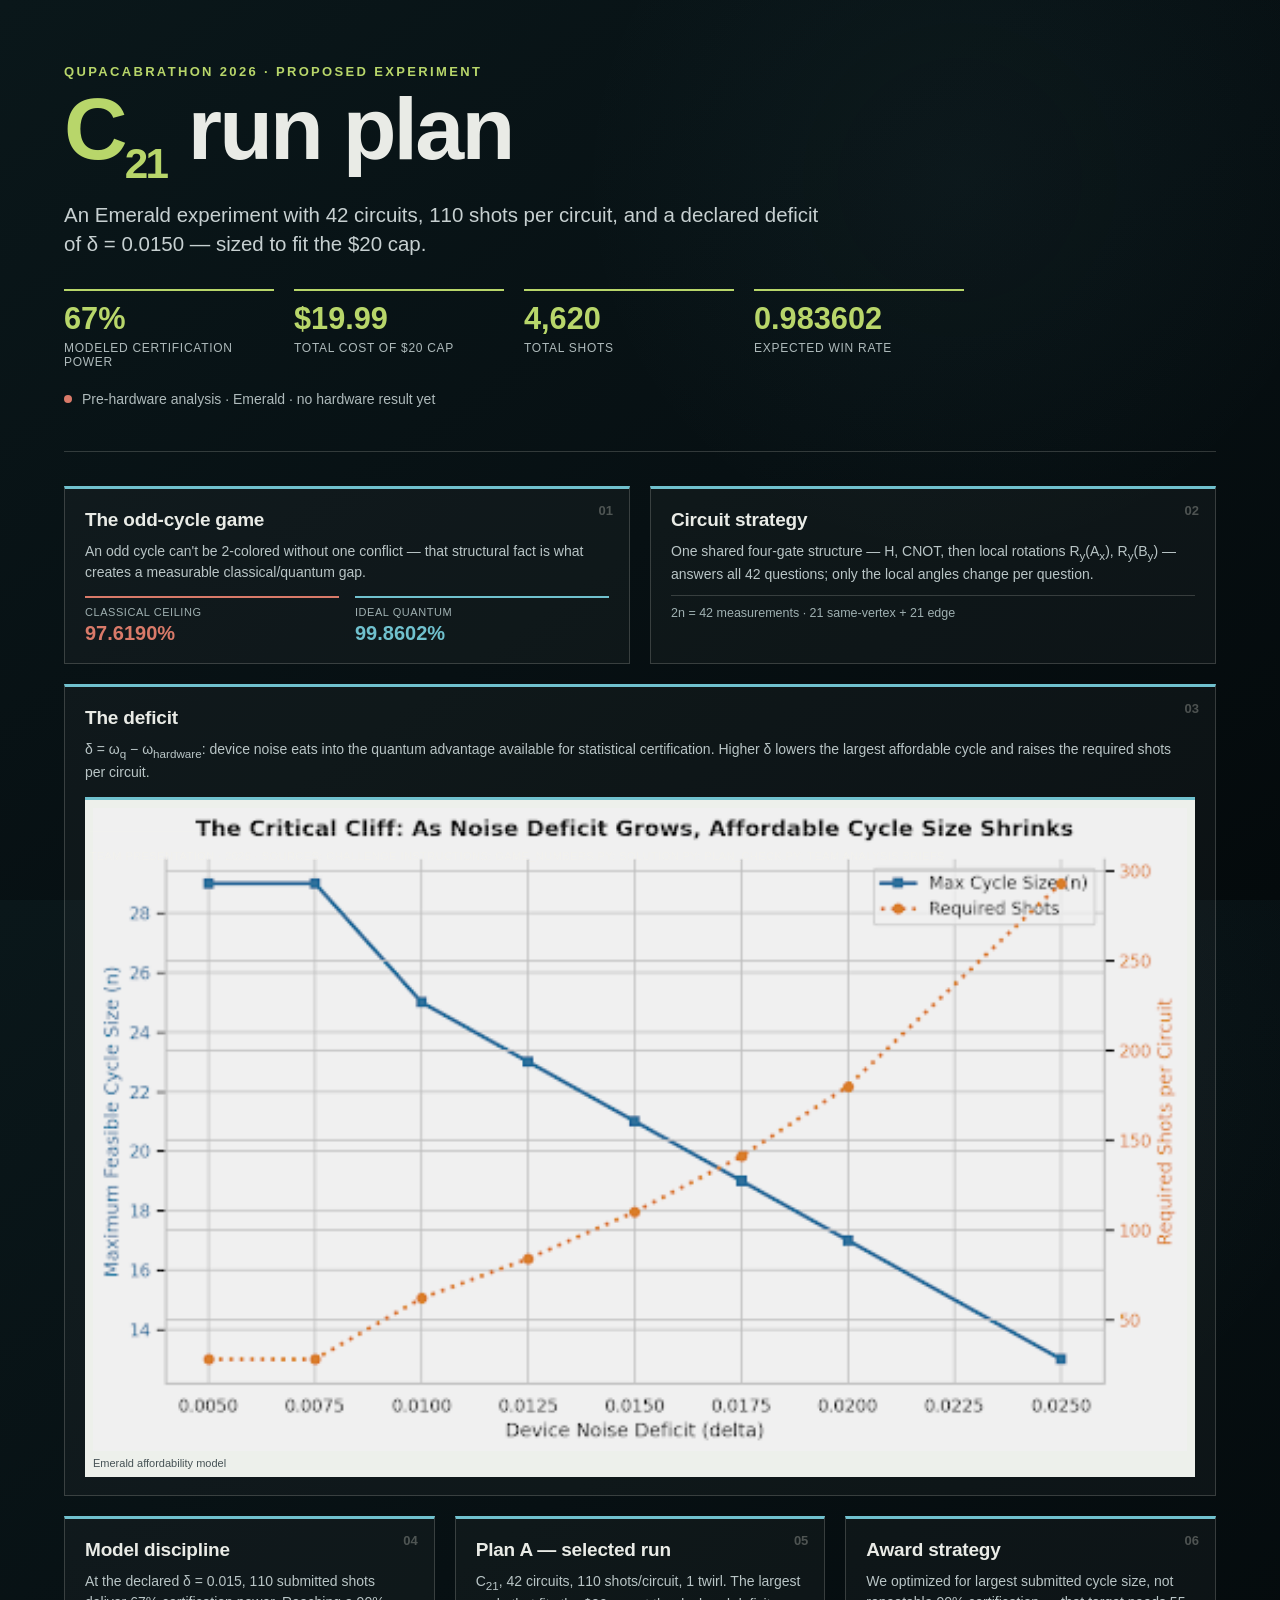
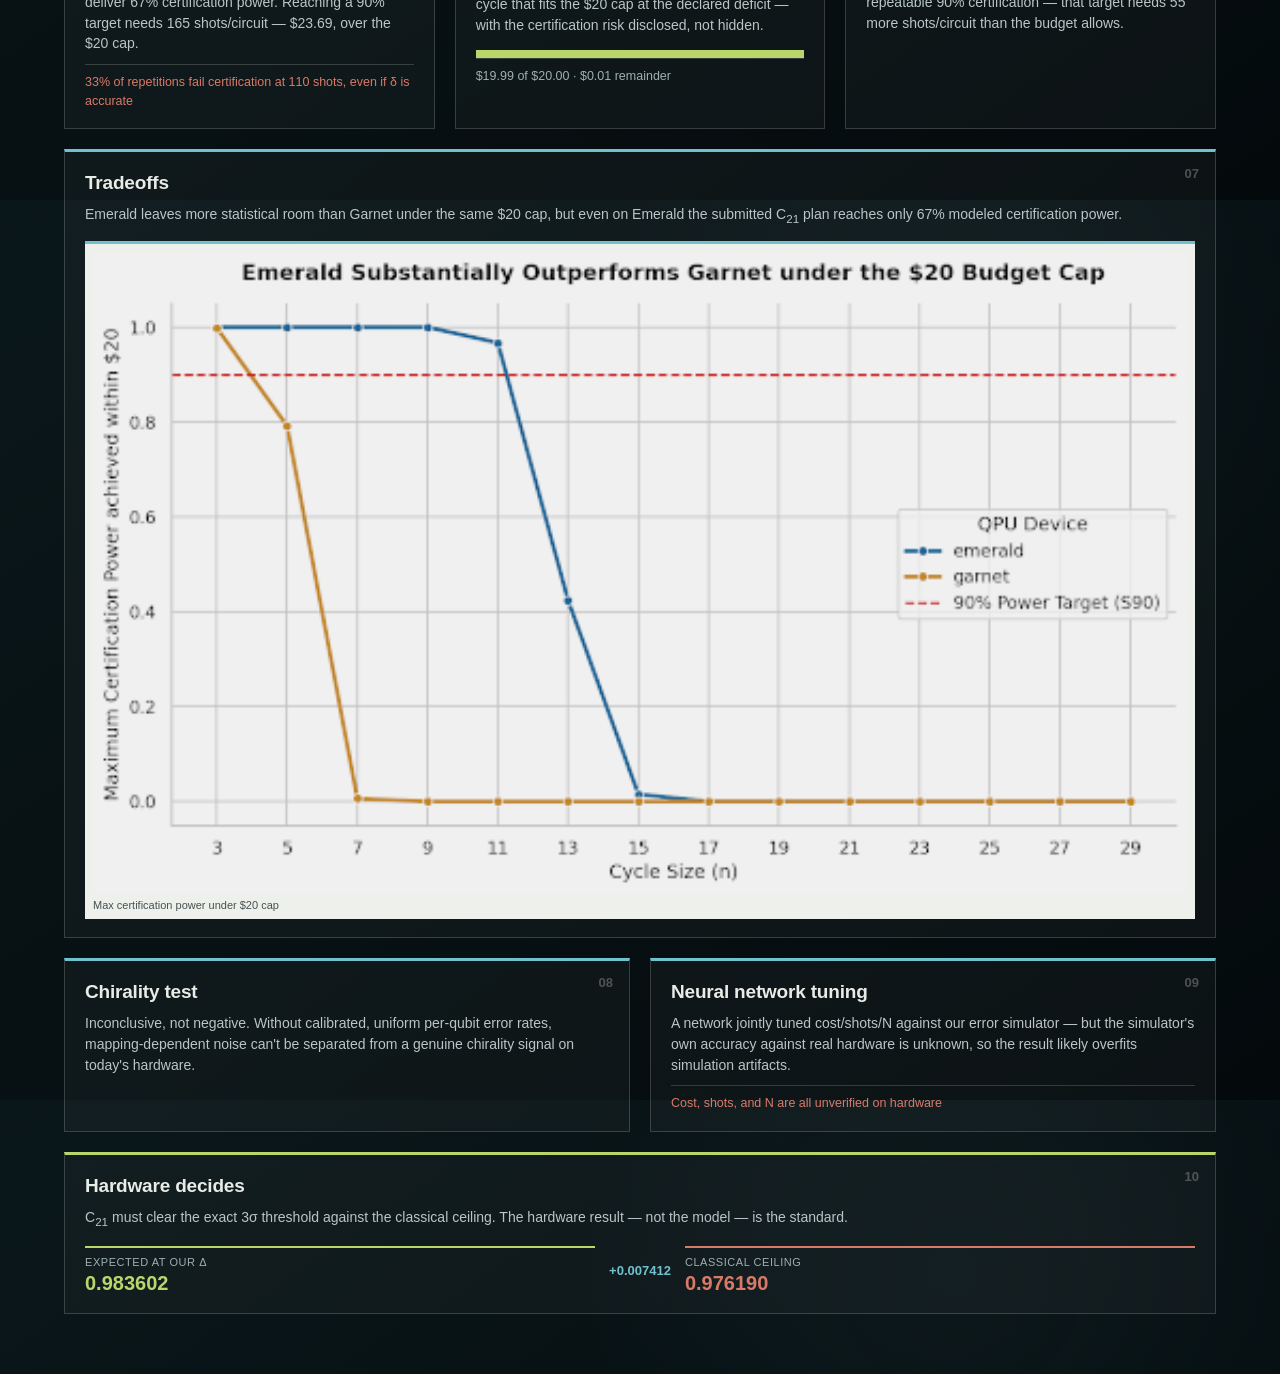
<file: presentation/index.html>
<!doctype html>
<html lang="en">
<head>
  <meta charset="utf-8">
  <meta name="viewport" content="width=device-width, initial-scale=1">
  <meta name="description" content="Qupacabrathon 2026 Plan A: a proposed C21 odd-cycle certification experiment on IQM Emerald — one-page summary.">
  <title>C₂₁ run plan — Qupacabrathon 2026</title>
  <link rel="stylesheet" href="styles.css">
</head>
<body class="onepager">
  <main class="brief">

    <header class="brief-hero">
      <div class="eyebrow">Qupacabrathon 2026 · Proposed experiment</div>
      <h1><em>C<sub>21</sub></em> run plan</h1>
      <p class="lede">An Emerald experiment with 42 circuits, 110 shots per circuit, and a declared deficit of δ = 0.0150 — sized to fit the $20 cap.</p>
      <div class="hero-stats">
        <div><strong>67%</strong><span>modeled certification power</span></div>
        <div><strong>$19.99</strong><span>total cost of $20 cap</span></div>
        <div><strong>4,620</strong><span>total shots</span></div>
        <div><strong>0.983602</strong><span>expected win rate</span></div>
      </div>
      <p class="status-line"><span></span>Pre-hardware analysis · Emerald · no hardware result yet</p>
    </header>

    <section class="brief-grid">

      <article class="card">
        <div class="card-num">01</div>
        <h3>The odd-cycle game</h3>
        <p>An odd cycle can't be 2-colored without one conflict — that structural fact is what creates a measurable classical/quantum gap.</p>
        <div class="mini-bounds">
          <div class="mini-bound coral"><span>Classical ceiling</span><b>97.6190%</b></div>
          <div class="mini-bound cyan"><span>Ideal quantum</span><b>99.8602%</b></div>
        </div>
      </article>

      <article class="card">
        <div class="card-num">02</div>
        <h3>Circuit strategy</h3>
        <p>One shared four-gate structure — H, CNOT, then local rotations R<sub>y</sub>(A<sub>x</sub>), R<sub>y</sub>(B<sub>y</sub>) — answers all 42 questions; only the local angles change per question.</p>
        <p class="card-fact">2n = 42 measurements · 21 same-vertex + 21 edge</p>
      </article>

      <article class="card card-wide">
        <div class="card-num">03</div>
        <h3>The deficit</h3>
        <p>δ = ω<sub>q</sub> − ω<sub>hardware</sub>: device noise eats into the quantum advantage available for statistical certification. Higher δ lowers the largest affordable cycle and raises the required shots per circuit.</p>
        <figure class="chart-thumb">
          <img src="images/emerald_affordable_frontier.png" alt="Chart showing that higher device noise deficit lowers the maximum feasible cycle size while increasing the required shots per circuit.">
          <figcaption>Emerald affordability model</figcaption>
        </figure>
      </article>

      <article class="card">
        <div class="card-num">04</div>
        <h3>Model discipline</h3>
        <p>At the declared δ = 0.015, 110 submitted shots deliver 67% certification power. Reaching a 90% target needs 165 shots/circuit — $23.69, over the $20 cap.</p>
        <p class="card-fact bad">33% of repetitions fail certification at 110 shots, even if δ is accurate</p>
      </article>

      <article class="card">
        <div class="card-num">05</div>
        <h3>Plan A — selected run</h3>
        <p>C<sub>21</sub>, 42 circuits, 110 shots/circuit, 1 twirl. The largest cycle that fits the $20 cap at the declared deficit — with the certification risk disclosed, not hidden.</p>
        <div class="budget-mini"><span style="width:99.88%"></span></div>
        <p class="card-fact">$19.99 of $20.00 · $0.01 remainder</p>
      </article>

      <article class="card">
        <div class="card-num">06</div>
        <h3>Award strategy</h3>
        <p>We optimized for largest submitted cycle size, not repeatable 90% certification — that target needs 55 more shots/circuit than the budget allows.</p>
      </article>

      <article class="card card-wide">
        <div class="card-num">07</div>
        <h3>Tradeoffs</h3>
        <p>Emerald leaves more statistical room than Garnet under the same $20 cap, but even on Emerald the submitted C<sub>21</sub> plan reaches only 67% modeled certification power.</p>
        <figure class="chart-thumb">
          <img src="images/qpu_certification_power.png" alt="Chart comparing modeled certification power by odd-cycle size under the twenty dollar budget, with Emerald exceeding Garnet at the same budget.">
          <figcaption>Max certification power under $20 cap</figcaption>
        </figure>
      </article>

      <article class="card">
        <div class="card-num">08</div>
        <h3>Chirality test</h3>
        <p>Inconclusive, not negative. Without calibrated, uniform per-qubit error rates, mapping-dependent noise can't be separated from a genuine chirality signal on today's hardware.</p>
      </article>

      <article class="card">
        <div class="card-num">09</div>
        <h3>Neural network tuning</h3>
        <p>A network jointly tuned cost/shots/N against our error simulator — but the simulator's own accuracy against real hardware is unknown, so the result likely overfits simulation artifacts.</p>
        <p class="card-fact bad">Cost, shots, and N are all unverified on hardware</p>
      </article>

      <article class="card card-wide closing-card">
        <div class="card-num">10</div>
        <h3>Hardware decides</h3>
        <p>C<sub>21</sub> must clear the exact 3σ threshold against the classical ceiling. The hardware result — not the model — is the standard.</p>
        <div class="mini-finish">
          <div class="mini-bound lime"><span>Expected at our δ</span><b>0.983602</b></div>
          <div class="mini-gap">+0.007412</div>
          <div class="mini-bound coral"><span>Classical ceiling</span><b>0.976190</b></div>
        </div>
      </article>

    </section>

    <footer class="brief-foot">Team presentation · 2026 · Sources: Challenge Instructions; game_numbers.py; solution.py; plan_check.py; team analysis briefs</footer>
  </main>
</body>
</html>
</file>
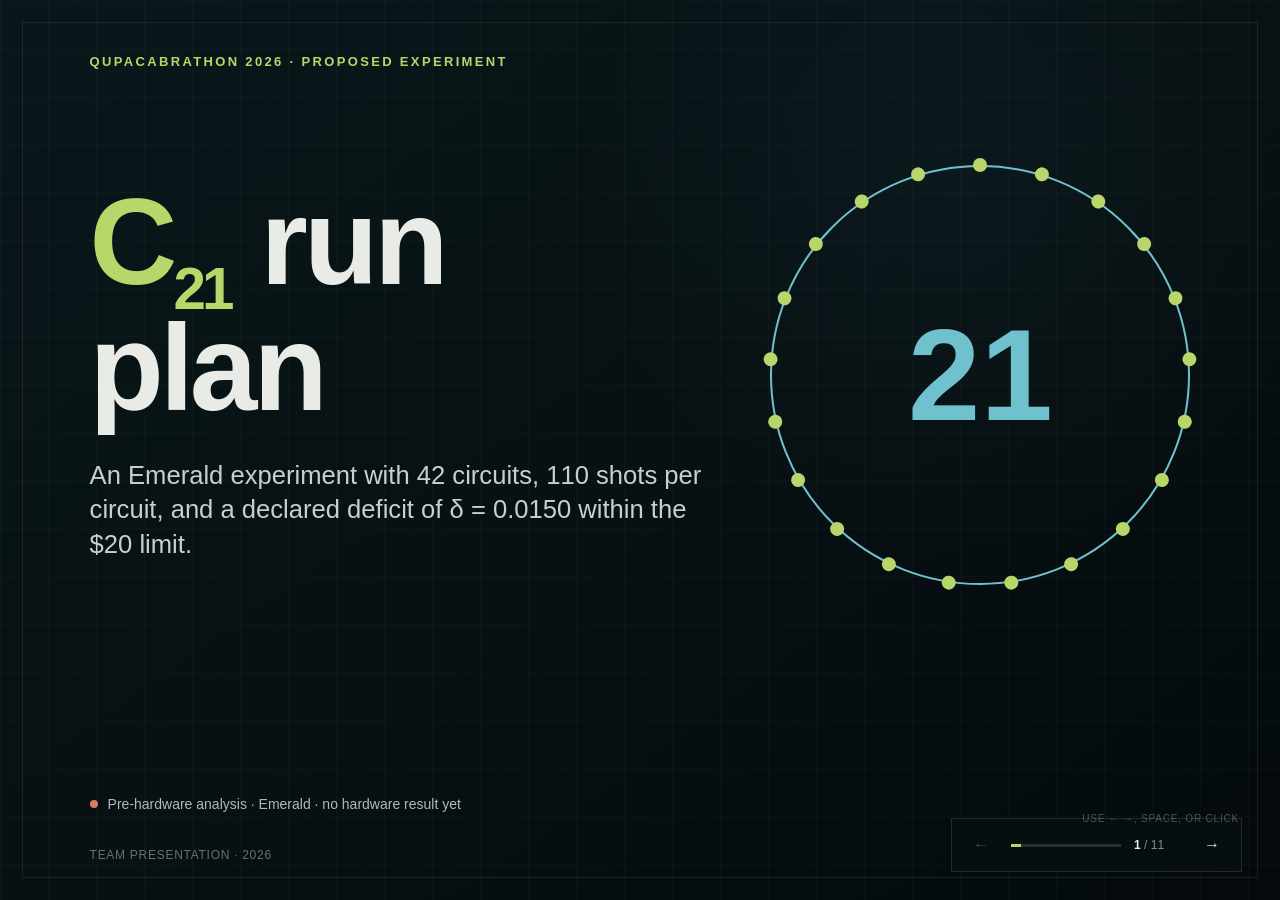
<file: presentation/index-full-deck.html>
<!doctype html>
<html lang="en">
<head>
  <meta charset="utf-8">
  <meta name="viewport" content="width=device-width, initial-scale=1">
  <meta name="description" content="Qupacabrathon 2026 Plan A: a proposed C21 odd-cycle certification experiment on IQM Emerald.">
  <title>C₂₁ run plan — Qupacabrathon 2026</title>
  <link rel="stylesheet" href="styles.css">
</head>
<body>
  <main class="deck" aria-live="polite">
    <section class="slide title-slide is-active" data-title="C21 run plan" aria-hidden="false">
      <div class="eyebrow">Qupacabrathon 2026 · Proposed experiment</div>
      <div class="title-layout">
        <div>
          <h1><em>C<sub>21</sub></em> run<br>plan</h1>
          <p class="lede">An Emerald experiment with 42 circuits, 110 shots per circuit, and a declared deficit of δ = 0.0150 within the $20 limit.</p>
        </div>
        <div class="cycle-mark" aria-hidden="true">
          <span>21</span>
          <i></i><i></i><i></i><i></i><i></i><i></i><i></i><i></i><i></i><i></i><i></i><i></i><i></i><i></i><i></i><i></i><i></i><i></i><i></i><i></i><i></i>
        </div>
      </div>
      <p class="status-line"><span></span>Pre-hardware analysis · Emerald · no hardware result yet</p>
      <footer>Team presentation · 2026</footer>
    </section>

    <section class="slide" data-title="The odd-cycle game" aria-hidden="true">
      <div class="eyebrow">The challenge</div>
      <h2>Odd-cycle correlations create a measurable quantum advantage.</h2>
      <div class="split">
        <div class="cycle-demo" aria-label="Odd cycle with one unavoidable classical conflict">
          <svg viewBox="0 0 420 420" role="img" aria-label="Twenty-one-node cycle with one conflicting edge">
            <polygon points="210,22 265,30 315,56 354,96 381,146 394,202 390,259 370,312 335,357 288,388 233,401 177,399 124,379 78,344 45,299 26,245 24,189 39,134 69,86 113,51 160,29" />
            <line class="conflict" x1="160" y1="29" x2="210" y2="22" />
            <g class="nodes">
              <circle cx="210" cy="22" r="9"/><circle cx="265" cy="30" r="9"/><circle cx="315" cy="56" r="9"/><circle cx="354" cy="96" r="9"/><circle cx="381" cy="146" r="9"/><circle cx="394" cy="202" r="9"/><circle cx="390" cy="259" r="9"/><circle cx="370" cy="312" r="9"/><circle cx="335" cy="357" r="9"/><circle cx="288" cy="388" r="9"/><circle cx="233" cy="401" r="9"/><circle cx="177" cy="399" r="9"/><circle cx="124" cy="379" r="9"/><circle cx="78" cy="344" r="9"/><circle cx="45" cy="299" r="9"/><circle cx="26" cy="245" r="9"/><circle cx="24" cy="189" r="9"/><circle cx="39" cy="134" r="9"/><circle cx="69" cy="86" r="9"/><circle cx="113" cy="51" r="9"/><circle cx="160" cy="29" r="9"/>
            </g>
          </svg>
          <p>An odd cycle cannot be colored with two colors without one contradiction.</p>
        </div>
        <div class="bound-story">
          <div class="bound classical">
            <span>Classical ceiling</span>
            <strong>97.6190%</strong>
            <small>ω<sub>c</sub> = 1 − 1/(2n)</small>
          </div>
          <div class="versus">vs.</div>
          <div class="bound quantum">
            <span>Ideal quantum value</span>
            <strong>99.8602%</strong>
            <small>ω<sub>q</sub> = cos²(π/4n)</small>
          </div>
          <p class="takeaway">A result is certified only when the hardware evidence clears the classical ceiling using the one-sided exact 3σ test.</p>
        </div>
      </div>
      <aside class="source">Source: Challenge Instructions §§2, 7–8; game_numbers.py</aside>
    </section>

    <section class="slide" data-title="Circuit strategy" aria-hidden="true">
      <div class="eyebrow">The strategy</div>
      <h2>The same local circuit structure covers all 42 questions.</h2>
      <div class="circuit">
        <div class="wire-label">Alice</div><div class="wire"></div>
        <div class="wire-label bob">Bob</div><div class="wire bob-wire"></div>
        <div class="gate hadamard">H</div>
        <div class="gate control">●</div>
        <div class="gate target">⊕</div>
        <div class="gate rotate a">Rᵧ(Aₓ)</div>
        <div class="gate rotate b">Rᵧ(Bᵧ)</div>
        <div class="measure m1">M</div><div class="measure m2">M</div>
      </div>
      <div class="formula-row">
        <div><span>Prepare</span><strong>|Φ⁺⟩</strong><small>H + CNOT</small></div>
        <div><span>Rotate locally</span><strong>A<sub>x</sub>, B<sub>y</sub></strong><small>Each angle depends only on that player's question</small></div>
        <div><span>Measure</span><strong>2n = 42</strong><small>21 same-vertex + 21 edge questions</small></div>
      </div>
      <p class="takeaway wide">Every question uses the same four-gate structure; only Alice’s and Bob’s local rotation angles change.</p>
      <aside class="source">Source: solution.py::build_circuits and question_order</aside>
    </section>

    <section class="slide" data-title="The deficit" aria-hidden="true">
      <div class="eyebrow">The decision variable</div>
      <h2>A small change in device deficit can move the affordable cycle frontier.</h2>
      <div class="deficit-layout">
        <div class="delta-copy">
          <div class="equation"><span>δ</span> = ω<sub>q</sub> − ω<sub>hardware</sub></div>
          <p>Device deficit compresses the quantum advantage available for statistical certification.</p>
          <div class="callout coral"><strong>A planning assumption.</strong> The checker confirms that the run is sized consistently; the hardware result determines whether the assumed deficit is accurate.</div>
        </div>
        <figure class="chart-frame frontier-chart">
          <img src="images/emerald_affordable_frontier.png" alt="Chart showing that higher device noise deficit lowers the maximum feasible cycle size while increasing the required shots per circuit.">
          <figcaption>Emerald affordability model: higher δ lowers feasible n and raises the shot requirement.</figcaption>
        </figure>
      </div>
      <aside class="source">Source: team affordable-frontier analysis; Challenge Instructions §5</aside>
    </section>

    <section class="slide" data-title="Model discipline" aria-hidden="true">
      <div class="eyebrow">Noise analysis</div>
      <h2>C<sub>21</sub> fits the cap, but the 90% sizing target does not.</h2>
      <div class="model-pivot">
        <div class="old-model">
          <p class="label">Declared planning point</p>
          <strong>δ = 0.015</strong>
          <p>Emerald · 1 twirl · C<sub>21</sub></p>
          <span>Sets the expected win rate to 0.983602</span>
        </div>
        <div class="pivot-arrow" aria-hidden="true">→</div>
        <div class="readout-model">
          <p class="label">Certification sizing · Emerald</p>
          <div class="metric-pair"><div><span>submitted</span><strong>110</strong></div><div><span>needed for 90%</span><strong>165</strong></div></div>
          <p>The 90% sizing target would cost $23.69, exceeding the cap by $3.69.</p>
        </div>
      </div>
      <div class="scenario-table" role="table" aria-label="Modeled certification power comparison">
        <div class="scenario header" role="row"><span>C<sub>21</sub> plan</span><span>shots / circuit</span><span>total cost</span><span>certification power</span></div>
        <div class="scenario" role="row"><span><b>Submitted plan</b><small>within the budget cap</small></span><span>110</span><span class="good">$19.99</span><span class="bad">67%</span></div>
        <div class="scenario" role="row"><span><b>90% sizing target</b><small>exceeds the budget cap</small></span><span>165</span><span>$23.69</span><span class="good">90%</span></div>
      </div>
      <p class="scenario-foot">At the submitted 110 shots per circuit, 33% of repetitions fail the certification gate even if δ = 0.0150 is accurate.</p>
      <aside class="source">Source: plan_check.py output for n=21, shots=110, δ=0.0150, Emerald</aside>
    </section>

    <section class="slide" data-title="Plan A" aria-hidden="true">
      <div class="eyebrow">Selected run</div>
      <h2 class="plan-title">C<sub>21</sub> fits the budget with a meaningful certification risk.</h2>
      <div class="hero-metric">
        <span>modeled certification power</span>
        <strong>67%</strong>
        <small>at declared δ = 0.0150</small>
      </div>
      <div class="run-ledger">
        <div><span>cycle</span><strong>C<sub>21</sub></strong></div>
        <div><span>circuits</span><strong>42</strong></div>
        <div><span>shots / circuit</span><strong>110</strong></div>
        <div><span>total shots</span><strong>4,620</strong></div>
        <div><span>twirls</span><strong>1</strong></div>
        <div class="cost"><span>total cost</span><strong>$19.99</strong></div>
      </div>
      <div class="budget-line"><span style="width:99.88%"></span><b>$0</b><b>$20 cap</b></div>
      <p class="takeaway wide">The $0.01 budget remainder buys the largest submitted cycle, not a 90%-power guarantee: the same C<sub>21</sub> plan needs 165 shots per circuit for that target.</p>
      <aside class="source">Source: plan_check.py output for n=21, shots=110, δ=0.0150, Emerald</aside>
    </section>

    <section class="slide" data-title="Award strategy" aria-hidden="true">
      <div class="eyebrow">Award strategy</div>
      <h2>The submission favors cycle size over repeatable certification power.</h2>
      <div class="award-lines">
        <div class="award selected"><span>Largest submitted cycle</span><strong>C<sub>21</sub> · 110 shots</strong><b>$19.99</b><i>Selected</i></div>
        <div class="award"><span>90% C<sub>21</sub> certification</span><strong>C<sub>21</sub> · 165 shots</strong><b>$23.69</b><i>Over cap</i></div>
        <div class="award"><span>Budget remainder</span><strong>42 circuits · 4,620 shots</strong><b>$0.01</b><i>Fully allocated</i></div>
      </div>
      <div class="award-note">
        <strong>Our primary target</strong>
        <p>Largest cycle that fits the cap at the declared deficit, with the risk disclosed rather than hidden.</p>
        <strong>What we are not optimizing</strong>
        <p>Repeatable 90% certification at C<sub>21</sub>. That target needs 55 more shots per circuit and is not feasible under the $20 cap.</p>
      </div>
      <aside class="source">Source: Challenge Instructions §8; team analysis brief</aside>
    </section>

    <section class="slide" data-title="Tradeoffs" aria-hidden="true">
      <div class="eyebrow">Design choices</div>
      <h2>Emerald is stronger—but C<sub>21</sub> remains below 90%.</h2>
      <div class="qpu-chart-layout">
        <figure class="chart-frame qpu-chart">
          <img src="images/qpu_certification_power.png" alt="Chart comparing modeled certification power by odd-cycle size under the twenty dollar budget, with Emerald exceeding Garnet at the same budget.">
          <figcaption>Maximum modeled certification power under the $20 budget cap.</figcaption>
        </figure>
        <div class="chart-reading">
          <p class="label">Interpretation</p>
          <p><strong>Emerald leaves more statistical room than Garnet under the same $20 cap.</strong></p>
          <p>The submitted C<sub>21</sub> plan still reaches only 67% modeled certification power.</p>
        </div>
      </div>
      <aside class="source">Source: team QPU certification-power analysis; README.md; Challenge Instructions §5</aside>
    </section>

    <section class="slide" data-title="Chirality test" aria-hidden="true">
      <div class="eyebrow">Hardware limitations</div>
      <h2>The chirality test was inconclusive on today's hardware.</h2>
      <div class="evidence-layout">
        <div class="observed">
          <p class="label">What we assumed</p>
          <p>A fixed, uniform gate error rate we could calibrate the test against, independent of which physical qubits the circuit lands on.</p>
        </div>
        <div class="assumed">
          <p class="label">What we actually have</p>
          <p>No calibrated, low-noise hardware access. Gate fidelity varies by physical qubit and by which qubits a given transpiled layout pairs together — a stochastic effect we can't currently isolate from a genuine chirality signal.</p>
        </div>
        <div class="rejection">
          <div class="stamp">N/A</div>
          <div>
            <strong>Result: inconclusive, not negative.</strong>
            <p>Different qubit-to-qubit mappings for the same logical circuit could shift the measured asymmetry enough to flip a marginal call. Until we can run on hardware with known, stable per-qubit and per-gate error rates — or average over enough mappings to bound that variance — this test can't distinguish a real chirality effect from mapping-dependent noise.</p>
          </div>
        </div>
      </div>
      <p class="takeaway wide">Next step: repeat across multiple qubit-configuration/transpilation choices on the same device to bound how much of the observed effect is hardware placement rather than physics.</p>
      <aside class="source">Source: team chirality-test analysis; hardware run logs</aside>
    </section>

    <section class="slide" data-title="Neural network tuning" aria-hidden="true">
      <div class="eyebrow">Model tuning</div>
      <h2>The cost/shots/N optimization is not yet trustworthy.</h2>
      <div class="model-pivot">
        <div class="old-model">
          <p class="label">What we tried</p>
          <strong>NN search</strong>
          <p>Trained a network to jointly tune cost, shots per circuit, and N against our error-simulation model.</p>
          <span>Optimizes against the simulator, not hardware</span>
        </div>
        <div class="pivot-arrow" aria-hidden="true">→</div>
        <div class="readout-model">
          <p class="label">Why we don't trust the result yet</p>
          <p>The error simulator's own accuracy against real hardware is unknown. The network optimized tightly to that simulator's noise surface, so it likely overfit to simulation artifacts rather than to noise behavior that holds in practice.</p>
        </div>
      </div>
      <div class="scenario-table" role="table" aria-label="Optimization target status">
        <div class="scenario header" role="row"><span>Parameter</span><span>optimized in sim</span><span>validated on hardware</span><span>status</span></div>
        <div class="scenario" role="row"><span><b>Cost</b></span><span>Yes</span><span>No</span><span class="bad">Unverified</span></div>
        <div class="scenario" role="row"><span><b>Shots</b></span><span>Yes</span><span>No</span><span class="bad">Unverified</span></div>
        <div class="scenario" role="row"><span><b>N</b></span><span>Yes</span><span>No</span><span class="bad">Unverified</span></div>
      </div>
      <p class="scenario-foot">A parameter set that minimizes cost under the simulated error model is not the same as one that minimizes cost under real device noise — the gap between the two is exactly the simulator's unknown accuracy.</p>
      <aside class="source">Source: team NN cost/shots/N optimization runs; noise_model.py</aside>
    </section>

    <section class="slide closing-slide" data-title="Hardware decides" aria-hidden="true">
      <div class="eyebrow">The standard</div>
      <h2>The hardware result will test the noise estimate.</h2>
      <div class="finish-line">
        <div class="rate expected"><span>Expected at our δ</span><strong>0.983602</strong></div>
        <div class="gap"><span>+0.007412</span><i></i><small>statistical room above classical</small></div>
        <div class="rate ceiling"><span>Classical ceiling</span><strong>0.976190</strong></div>
      </div>
      <div class="after-run"><span>Counts return</span><i>→</i><span>Recompute wins</span><i>→</i><span>Exact 3σ test</span><i>→</i><strong>Certification result</strong></div>
      <p class="closing-copy">C<sub>21</sub> must clear the exact 3σ threshold.</p>
      <p class="status-line"><span></span>Current status: submission candidate validated by the plan checker; no hardware claim yet.</p>
      <aside class="source">Source: plan_check.py output for n=21, shots=110, δ=0.0150; Challenge Instructions §§7–8</aside>
    </section>
  </main>

  <nav class="controls" aria-label="Presentation controls">
    <button class="nav-button" id="prev" type="button" aria-label="Previous slide">←</button>
    <div class="progress" aria-hidden="true"><span id="progressBar"></span></div>
    <span class="counter"><b id="currentSlide">1</b> / <span id="totalSlides">9</span></span>
    <button class="nav-button" id="next" type="button" aria-label="Next slide">→</button>
  </nav>
  <p class="key-hint">Use ← →, space, or click</p>
  <script src="presentation.js"></script>
</body>
</html>
</file>
<file: presentation/styles.css>
:root {
  --ink: #071013;
  --paper: #e9ebe6;
  --lime: #b8d66a;
  --cyan: #70c1ce;
  --coral: #d97a69;
  --muted: #94a1a2;
  --line: rgba(245, 243, 234, 0.18);
  --display: "Aptos Display", "Helvetica Neue", Arial, sans-serif;
  --body: Inter, Aptos, "Helvetica Neue", Arial, sans-serif;
}

* { box-sizing: border-box; }

html, body { height: 100%; }

body {
  margin: 0;
  overflow: hidden;
  color: var(--paper);
  background:
    radial-gradient(circle at 75% 20%, rgba(112, 193, 206, .045), transparent 32%),
    linear-gradient(145deg, #0a171a 0%, var(--ink) 55%, #040a0c 100%);
  font-family: var(--body);
}

button { font: inherit; }

.deck { width: 100%; height: 100%; }

.slide {
  position: absolute;
  inset: 0;
  display: none;
  width: 100vw;
  height: 100vh;
  min-height: 620px;
  padding: clamp(44px, 6vh, 72px) clamp(60px, 7vw, 112px) 84px;
  overflow: hidden;
  background-image:
    linear-gradient(rgba(255,255,255,.018) 1px, transparent 1px),
    linear-gradient(90deg, rgba(255,255,255,.018) 1px, transparent 1px);
  background-size: 48px 48px;
}

.slide::before {
  content: "";
  position: absolute;
  inset: 22px;
  border: 1px solid rgba(245, 243, 234, .08);
  pointer-events: none;
}

.slide.is-active { display: block; animation: enter .38s cubic-bezier(.2,.75,.25,1); }

@keyframes enter {
  from { opacity: 0; transform: translateX(24px); }
  to { opacity: 1; transform: translateX(0); }
}

h1, h2, p { margin-top: 0; }

h1, h2, .hero-metric strong, .bound strong, .rate strong {
  font-family: var(--display);
  font-weight: 700;
  letter-spacing: -.032em;
}

h1 { margin: 0; font-size: clamp(72px, 9.5vw, 148px); line-height: .88; }
h1 em { color: var(--lime); font-style: normal; }
h1 sub, h2 sub { font-size: .48em; }

h2 {
  width: min(1150px, 90%);
  margin: 12px 0 clamp(28px, 5vh, 58px);
  font-size: clamp(40px, 4.7vw, 70px);
  line-height: 1.03;
}

footer, .source {
  position: absolute;
  bottom: 38px;
  color: rgba(245,243,234,.42);
  font-size: 12px;
  letter-spacing: .06em;
}

footer { left: clamp(60px, 7vw, 112px); text-transform: uppercase; }
.source { right: 340px; max-width: 560px; text-align: right; }

.eyebrow {
  color: var(--lime);
  font-size: 13px;
  font-weight: 800;
  letter-spacing: .18em;
  text-transform: uppercase;
}

.title-layout { display: grid; grid-template-columns: 1.4fr .75fr; align-items: center; gap: 4vw; height: 68vh; }
.lede { max-width: 760px; margin: 36px 0 0; color: #c7d0d1; font-size: clamp(22px, 2vw, 32px); line-height: 1.35; }
.status-line { position: absolute; left: clamp(60px, 7vw, 112px); bottom: 74px; display: flex; align-items: center; gap: 10px; color: #aebabb; font-size: 14px; }
.status-line span { width: 8px; height: 8px; border-radius: 50%; background: var(--coral); }

.cycle-mark { position: relative; width: min(34vw, 420px); aspect-ratio: 1; border: 2px solid var(--cyan); border-radius: 50%; }
.cycle-mark span { position: absolute; inset: 0; display: grid; place-items: center; color: var(--cyan); font-family: var(--display); font-size: 130px; font-weight: 800; }
.cycle-mark i { --turn: 0deg; position: absolute; left: 50%; top: 50%; width: 14px; height: 14px; margin: -7px; border-radius: 50%; background: var(--lime); transform: rotate(var(--turn)) translateY(-210px); }
.cycle-mark i:nth-of-type(2){--turn:17.14deg}.cycle-mark i:nth-of-type(3){--turn:34.29deg}.cycle-mark i:nth-of-type(4){--turn:51.43deg}.cycle-mark i:nth-of-type(5){--turn:68.57deg}.cycle-mark i:nth-of-type(6){--turn:85.71deg}.cycle-mark i:nth-of-type(7){--turn:102.86deg}.cycle-mark i:nth-of-type(8){--turn:120deg}.cycle-mark i:nth-of-type(9){--turn:137.14deg}.cycle-mark i:nth-of-type(10){--turn:154.29deg}.cycle-mark i:nth-of-type(11){--turn:171.43deg}.cycle-mark i:nth-of-type(12){--turn:188.57deg}.cycle-mark i:nth-of-type(13){--turn:205.71deg}.cycle-mark i:nth-of-type(14){--turn:222.86deg}.cycle-mark i:nth-of-type(15){--turn:240deg}.cycle-mark i:nth-of-type(16){--turn:257.14deg}.cycle-mark i:nth-of-type(17){--turn:274.29deg}.cycle-mark i:nth-of-type(18){--turn:291.43deg}.cycle-mark i:nth-of-type(19){--turn:308.57deg}.cycle-mark i:nth-of-type(20){--turn:325.71deg}.cycle-mark i:nth-of-type(21){--turn:342.86deg}

.split { display: grid; grid-template-columns: .8fr 1.2fr; align-items: center; gap: 8vw; }
.cycle-demo { display: grid; justify-items: center; }
.cycle-demo svg { width: min(35vh, 380px); overflow: visible; }
.cycle-demo polygon { fill: none; stroke: rgba(245,243,234,.35); stroke-width: 3; }
.cycle-demo .conflict { stroke: var(--coral); stroke-width: 8; }
.cycle-demo circle { fill: var(--ink); stroke: var(--lime); stroke-width: 5; }
.cycle-demo circle:nth-child(even) { stroke: var(--cyan); }
.cycle-demo p { max-width: 380px; color: #b9c5c6; font-size: 16px; line-height: 1.5; text-align: center; }
.bound-story { display: grid; grid-template-columns: 1fr auto 1fr; align-items: end; gap: 20px; }
.bound { padding-top: 18px; border-top: 3px solid; }
.bound span, .bound small { display: block; color: #a7b4b5; }
.bound strong { display: block; margin: 8px 0; font-size: clamp(44px, 5vw, 74px); }
.bound.classical { border-color: var(--coral); }.bound.quantum { border-color: var(--cyan); }.bound.quantum strong { color: var(--cyan); }
.versus { padding-bottom: 54px; color: var(--muted); font-weight: 700; }
.takeaway { grid-column: 1 / -1; margin-top: 34px; padding-left: 20px; border-left: 4px solid var(--lime); color: var(--paper); font-size: clamp(18px, 1.65vw, 25px); line-height: 1.42; }
.takeaway.wide { max-width: 1100px; margin-top: 32px; }

.circuit { position: relative; width: min(1120px, 90vw); height: 235px; margin: 0 auto 24px; }
.wire { position: absolute; left: 96px; right: 20px; top: 62px; height: 2px; background: rgba(245,243,234,.45); }.bob-wire { top: 170px; }
.wire-label { position: absolute; top: 48px; color: var(--cyan); font-weight: 800; }.wire-label.bob { top: 156px; }
.gate, .measure { position: absolute; z-index: 2; display: grid; place-items: center; height: 58px; min-width: 58px; padding: 0 14px; border: 2px solid var(--lime); background: var(--ink); color: var(--lime); font-weight: 800; }
.gate.rotate { min-width: 130px; white-space: nowrap; }
.hadamard { left: 18%; top: 33px; }.control { left: 34%; top: 34px; border: 0; background: transparent; font-size: 32px; }.target { left: 34%; top: 141px; border: 0; background: transparent; font-size: 44px; }
.control::after { content:""; position:absolute; width:2px; height:91px; top:44px; background:var(--lime); z-index:-1; }
.rotate.a { left: 51%; top: 33px; }.rotate.b { left: 51%; top: 141px; }
.measure { border-color: var(--cyan); color: var(--cyan); border-radius: 50%; }.m1 { left: 81%; top:33px }.m2 { left:81%; top:141px }
.formula-row { display: grid; grid-template-columns: .8fr 1.4fr 1fr; gap: 4vw; max-width: 1120px; margin: 0 auto; }
.formula-row div { padding-top: 12px; border-top: 2px solid var(--line); }
.formula-row span, .formula-row small { display: block; color: #aebabb; }.formula-row strong { display: block; margin: 6px 0; font-size: 27px; }

.delta-stage { display: grid; grid-template-columns: .8fr 1.2fr; gap: 7vw; align-items: center; max-width: 1200px; }
.equation { color: #c3cccd; font-family: var(--display); font-size: clamp(32px, 3.2vw, 50px); font-weight: 800; white-space: nowrap; }.equation > span { color: var(--coral); font-size: 2.1em; }
.delta-copy p { max-width:430px; margin:18px 0 0; color:#aebabb; font-size:19px; line-height:1.5; }
.deficit-layout { display:grid; grid-template-columns:.62fr 1.38fr; gap:5vw; align-items:start; max-width:1250px; }
.delta-copy .callout { position:static; left:auto; bottom:auto; max-width:none; margin-top:42px; padding:17px 20px; font-size:16px; }

.chart-frame { margin:0; padding:14px; background:#edf0eb; border-top:3px solid var(--cyan); }
.chart-frame img { display:block; width:100%; height:auto; filter:saturate(.78) contrast(.96) brightness(.96); }
.chart-frame figcaption { margin-top:9px; color:#465255; font-size:12px; line-height:1.35; }
.frontier-chart { max-width:720px; justify-self:end; }
.margin-bar { position: relative; margin-top: 70px; }
.scale { display:flex; justify-content:space-between; margin-bottom:13px; color:#aebabb; }.scale span:last-child { text-align:right; }.scale b { display:block; color:var(--paper); font-size:24px; }
.advantage { display:flex; height:52px; overflow:hidden; border-radius:3px; }.remaining { width:23.45%; background:var(--lime); }.deficit { flex:1; background:linear-gradient(90deg,var(--coral),#c96f61); }
.bar-labels { display:flex; font-size:15px; }.bar-labels span { padding-top:12px; }.bar-labels span:first-child { width:23.45%; color:var(--lime); }.bar-labels span:last-child { color:var(--coral); }.bar-labels b { font-size:20px; }
.callout { position:absolute; left:clamp(60px,7vw,112px); bottom:110px; max-width:920px; padding:20px 25px; background:rgba(255,107,87,.08); border-left:4px solid var(--coral); color:#cdd5d6; font-size:18px; }.callout strong { color:var(--paper); }

.evidence-layout { display:grid; grid-template-columns:1fr 1fr; gap:34px 54px; max-width:1100px; }
.observed,.assumed { padding-top:16px; border-top:3px solid; }.observed { border-color:var(--cyan); }.assumed { border-color:var(--coral); }
.label { margin-bottom:18px; color:#aebabb; font-size:13px; font-weight:800; letter-spacing:.12em; text-transform:uppercase; }
.metric-pair { display:flex; gap:48px; }.metric-pair span,.visibility span { display:block; color:#aebabb; }.metric-pair strong,.visibility strong { display:block; color:var(--cyan); font-family:var(--display); font-size:48px; }
.visibility strong { color:var(--coral); }
.observed > p:last-child,.assumed > p:last-child { margin-top:15px; color:#b7c2c3; line-height:1.45; }
.rejection { grid-column:1/-1; display:grid; grid-template-columns:150px 1fr; align-items:center; gap:28px; padding:20px 26px; background:rgba(245,243,234,.05); }
.stamp { display:grid; place-items:center; width:126px; height:72px; border:4px solid var(--coral); color:var(--coral); font-family:var(--display); font-size:30px; font-weight:900; transform:rotate(-5deg); }
.rejection strong { font-size:25px; }.rejection p:last-child { margin:6px 0 0; color:#b6c1c2; }

.model-pivot { display:grid; grid-template-columns:.7fr auto 1.3fr; align-items:center; gap:34px; max-width:1120px; }
.old-model,.readout-model { min-height:158px; padding:17px 0 0; border-top:3px solid; }.old-model { border-color:var(--coral); }.readout-model { border-color:var(--cyan); }
.old-model > strong { display:block; color:var(--coral); font-family:var(--display); font-size:48px; }.old-model > p:not(.label) { color:#aebabb; }.old-model > span { display:inline-block; padding:5px 9px; color:var(--coral); background:rgba(255,107,87,.09); font-weight:800; }
.pivot-arrow { color:var(--lime); font-size:48px; }.readout-model > p:last-child { margin:10px 0 0; color:#aebabb; line-height:1.4; }
.scenario-table { max-width:1120px; margin-top:28px; border-top:1px solid var(--line); }
.scenario { display:grid; grid-template-columns:1.4fr .75fr .8fr .8fr; align-items:center; min-height:56px; border-bottom:1px solid var(--line); }.scenario.header { min-height:34px; color:#7f9092; font-size:11px; font-weight:800; letter-spacing:.09em; text-transform:uppercase; }.scenario b,.scenario small { display:block; }.scenario small { margin-top:3px; color:#819092; }.scenario .good { color:var(--lime); font-size:24px; font-weight:800; }.scenario .bad { color:var(--coral); font-size:24px; font-weight:800; }
.scenario-foot { max-width:1120px; margin:12px 0 0; color:#839194; font-size:12px; }

.hero-metric { position:absolute; right:8vw; top:16vh; width:30vw; min-width:320px; padding:28px; border-left:5px solid var(--lime); background:linear-gradient(90deg,rgba(200,255,54,.09),transparent); }
.plan-title { width: 58%; }
.hero-metric span,.hero-metric small { display:block; color:#abb8b9; text-transform:uppercase; letter-spacing:.1em; }.hero-metric strong { display:block; color:var(--lime); font-size:clamp(90px,11vw,160px); line-height:.9; }.hero-metric small { margin-top:10px; }
.run-ledger { display:grid; grid-template-columns:repeat(3, 170px); gap:28px 36px; width:600px; margin-top:30px; }
.run-ledger div { padding-top:12px; border-top:2px solid var(--line); }.run-ledger span { display:block; color:#aebabb; font-size:12px; text-transform:uppercase; letter-spacing:.1em; }.run-ledger strong { display:block; margin-top:8px; font-family:var(--display); font-size:36px; }.run-ledger .cost strong { color:var(--lime); }
.budget-line { position:relative; width:min(1080px,80vw); height:12px; margin-top:50px; background:rgba(245,243,234,.14); }.budget-line span { display:block; height:100%; background:var(--lime); }.budget-line b { position:absolute; top:18px; color:#aebabb; font-size:12px; }.budget-line b:last-child { right:0; }

.choices { display:grid; grid-template-columns:1fr 1fr; gap:18px 64px; max-width:1120px; }
.choice { display:grid; grid-template-columns:64px 1fr; gap:20px; padding:18px 0; border-top:1px solid var(--line); }.num { color:var(--lime); font-family:var(--display); font-size:28px; font-weight:800; }.choice strong { font-size:23px; }.choice p { margin:7px 0 0; color:#aebabb; line-height:1.45; }
.risk-line { display:grid; grid-template-columns:auto auto 1fr auto auto; align-items:center; gap:17px; max-width:1120px; margin-top:36px; color:#aebabb; font-size:13px; text-transform:uppercase; letter-spacing:.08em; }.risk-line b { color:var(--paper); text-transform:none; letter-spacing:0; }.risk-line i { height:2px; background:linear-gradient(90deg,var(--lime),var(--coral)); }

.qpu-chart-layout { display:grid; grid-template-columns:1.1fr .9fr; gap:4vw; align-items:center; max-width:1240px; }
.qpu-chart { border-top-color:var(--lime); }
.chart-reading { padding:20px 0 20px 22px; border-left:3px solid var(--lime); }
.chart-reading p { color:#b8c3c4; font-size:18px; line-height:1.48; }.chart-reading p:last-child { margin-bottom:0; }.chart-reading strong { color:var(--paper); }
.design-strip { display:flex; align-items:center; gap:16px; max-width:1240px; margin-top:23px; padding-top:14px; border-top:1px solid var(--line); color:#b7c3c4; font-size:14px; }.design-strip i { width:5px; height:5px; border-radius:50%; background:var(--lime); }

.award-lines { max-width:1120px; border-top:1px solid var(--line); }.award { position:relative; display:grid; grid-template-columns:1.2fr 1.2fr .55fr .65fr; align-items:center; min-height:76px; border-bottom:1px solid var(--line); color:#aab7b8; }.award strong { color:var(--paper); font-size:24px; }.award b { color:var(--cyan); }.award i { justify-self:end; font-size:12px; font-style:normal; text-transform:uppercase; letter-spacing:.08em; }.award.selected::before { content:""; position:absolute; left:-20px; width:5px; height:46px; background:var(--lime); }.award.selected strong,.award.selected b,.award.selected i { color:var(--lime); }
.award-note { display:grid; grid-template-columns:auto 1fr auto 1fr; gap:18px; max-width:1120px; margin-top:34px; padding-top:18px; border-top:3px solid var(--cyan); }.award-note strong { color:var(--cyan); }.award-note p { margin:0; color:#aebabb; line-height:1.45; }

.finish-line { display:grid; grid-template-columns:1fr .8fr 1fr; align-items:center; gap:38px; max-width:1120px; margin-top:4vh; }.rate { padding-top:18px; border-top:4px solid; }.rate span { display:block; color:#aebabb; }.rate strong { display:block; margin-top:6px; font-size:clamp(56px,6vw,90px); }.rate.expected { border-color:var(--lime); }.rate.expected strong { color:var(--lime); }.rate.ceiling { border-color:var(--coral); }.gap { text-align:center; color:var(--cyan); }.gap span { font-size:30px; font-weight:800; }.gap i { display:block; height:2px; margin:10px 0; background:var(--cyan); position:relative; }.gap i::after { content:""; position:absolute; right:0; top:-5px; border-left:10px solid var(--cyan); border-top:6px solid transparent; border-bottom:6px solid transparent; }.gap small { color:#aebabb; }
.after-run { display:flex; align-items:center; justify-content:space-between; max-width:1120px; margin-top:64px; padding:20px 25px; border:1px solid var(--line); color:#bcc6c7; }.after-run i { color:var(--cyan); font-style:normal; }.after-run strong { color:var(--lime); }
.closing-copy { margin:28px 0 0; font-family:var(--display); font-size:clamp(28px,2.7vw,40px); font-weight:800; }

.controls { position:fixed; z-index:20; right:38px; bottom:28px; display:flex; align-items:center; gap:13px; padding:9px 12px; border:1px solid rgba(245,243,234,.12); background:rgba(7,16,19,.72); backdrop-filter:blur(12px); }
.nav-button { display:grid; place-items:center; width:34px; height:34px; border:0; color:var(--paper); background:transparent; cursor:pointer; }.nav-button:hover { color:var(--lime); }.nav-button:disabled { opacity:.25; cursor:default; }
.progress { width:110px; height:3px; background:rgba(245,243,234,.15); }.progress span { display:block; height:100%; background:var(--lime); transition:width .25s ease; }
.counter { min-width:48px; color:#829194; font-size:12px; }.counter b { color:var(--paper); }
.key-hint { position:fixed; z-index:20; right:41px; bottom:76px; margin:0; color:rgba(245,243,234,.3); font-size:10px; letter-spacing:.08em; text-transform:uppercase; }

@media (max-width: 900px) {
  .slide { min-height:0; padding:40px 44px 80px; overflow-y:auto; }
  h2 { width:100%; }
  .title-layout,.split,.delta-stage { grid-template-columns:1fr; }
  .deficit-layout,.qpu-chart-layout { grid-template-columns:1fr; }
  .cycle-mark { display:none; }
  .title-layout { height:auto; margin-top:12vh; }
  .bound-story { grid-template-columns:1fr 1fr; }.versus { display:none; }
  .cycle-demo { display:none; }
  .delta-stage > div:first-child + p { position:static; margin-top:0; }
  .frontier-chart { justify-self:stretch; }.chart-reading { border-left:0; border-top:3px solid var(--lime); padding:18px 0 0; }
  .hero-metric { position:static; width:auto; margin-bottom:24px; }
  .run-ledger { width:100%; grid-template-columns:repeat(3,1fr); }
  .choices { grid-template-columns:1fr; }
  .finish-line { grid-template-columns:1fr; gap:16px; }.gap { display:none; }
  .after-run { gap:10px; flex-wrap:wrap; }
  .source { display:none; }
}

@media print {
  @page { size: 16in 9in; margin: 0; }
  body { overflow: visible; print-color-adjust: exact; -webkit-print-color-adjust: exact; }
  .slide { position:relative; display:block !important; width:16in; height:9in; min-height:0; page-break-after:always; }
  .controls,.key-hint { display:none; }
}

@media (prefers-reduced-motion: reduce) { .slide.is-active { animation:none; } }

/* One-page summary */
body.onepager { overflow: auto; }
.brief { max-width: 1280px; margin: 0 auto; padding: clamp(40px, 5vw, 72px) clamp(24px, 5vw, 64px) 60px; }

.brief-hero { position: relative; padding-bottom: 30px; border-bottom: 1px solid var(--line); }
.brief-hero h1 { margin: 10px 0 0; font-size: clamp(48px, 7vw, 88px); line-height: .92; }
.brief-hero .lede { max-width: 760px; margin: 18px 0 0; color: #c7d0d1; font-size: clamp(17px, 1.6vw, 21px); line-height: 1.4; }
.hero-stats { display: grid; grid-template-columns: repeat(4, 1fr); gap: 20px; max-width: 900px; margin-top: 30px; }
.hero-stats div { padding-top: 10px; border-top: 2px solid var(--lime); }
.hero-stats strong { display: block; font-family: var(--display); font-size: clamp(24px, 2.4vw, 34px); color: var(--lime); }
.hero-stats span { display: block; margin-top: 4px; color: #aebabb; font-size: 12px; text-transform: uppercase; letter-spacing: .06em; }
.brief-hero .status-line { position: static; margin-top: 22px; }

.brief-grid { display: flex; flex-wrap: wrap; gap: 20px; margin-top: 34px; }
.card { position: relative; flex: 1 1 300px; padding: 20px 20px 18px; background: rgba(245,243,234,.03); border: 1px solid var(--line); border-top: 3px solid var(--cyan); }
.card-wide { flex-basis: 100%; }
.card-num { position: absolute; top: 14px; right: 16px; color: rgba(245,243,234,.28); font-family: var(--display); font-size: 13px; font-weight: 800; }
.card h3 { margin: 0 0 10px; font-family: var(--display); font-size: 19px; font-weight: 700; letter-spacing: -.01em; color: var(--paper); }
.card p { margin: 0; color: #b9c5c6; font-size: 14px; line-height: 1.48; }
.card p + p { margin-top: 10px; }
.card-fact { padding-top: 8px; border-top: 1px solid var(--line); font-size: 12.5px !important; color: #9fb0b1 !important; }
.card-fact.bad { color: var(--coral) !important; }

.mini-bounds { display: flex; gap: 16px; margin-top: 14px; }
.mini-bound { flex: 1; padding-top: 8px; border-top: 2px solid; }
.mini-bound span { display: block; color: #9fb0b1; font-size: 11px; text-transform: uppercase; letter-spacing: .05em; }
.mini-bound b { display: block; margin-top: 4px; font-family: var(--display); font-size: 20px; }
.mini-bound.coral { border-color: var(--coral); } .mini-bound.coral b { color: var(--coral); }
.mini-bound.cyan { border-color: var(--cyan); } .mini-bound.cyan b { color: var(--cyan); }
.mini-bound.lime { border-color: var(--lime); } .mini-bound.lime b { color: var(--lime); }

.chart-thumb { margin: 14px 0 0; padding: 8px; background: #edf0eb; border-top: 3px solid var(--cyan); }
.chart-thumb img { display: block; width: 100%; height: auto; filter: saturate(.78) contrast(.96) brightness(.96); }
.chart-thumb figcaption { margin-top: 6px; color: #465255; font-size: 11px; }

.budget-mini { position: relative; height: 8px; margin-top: 14px; background: rgba(245,243,234,.14); }
.budget-mini span { display: block; height: 100%; background: var(--lime); }

.mini-finish { display: flex; align-items: center; gap: 14px; margin-top: 16px; }
.mini-finish .mini-bound { flex: 1; }
.mini-gap { color: var(--cyan); font-size: 13px; font-weight: 700; text-align: center; }
.closing-card { border-top-color: var(--lime); }

.brief-foot { margin-top: 40px; padding-top: 18px; border-top: 1px solid var(--line); color: rgba(245,243,234,.42); font-size: 11px; letter-spacing: .04em; }

@media (max-width: 980px) {
  .hero-stats { grid-template-columns: 1fr 1fr; }
}
@media (max-width: 640px) {
  .card { flex-basis: 100%; }
  .hero-stats { grid-template-columns: 1fr 1fr; }
}
</file>
